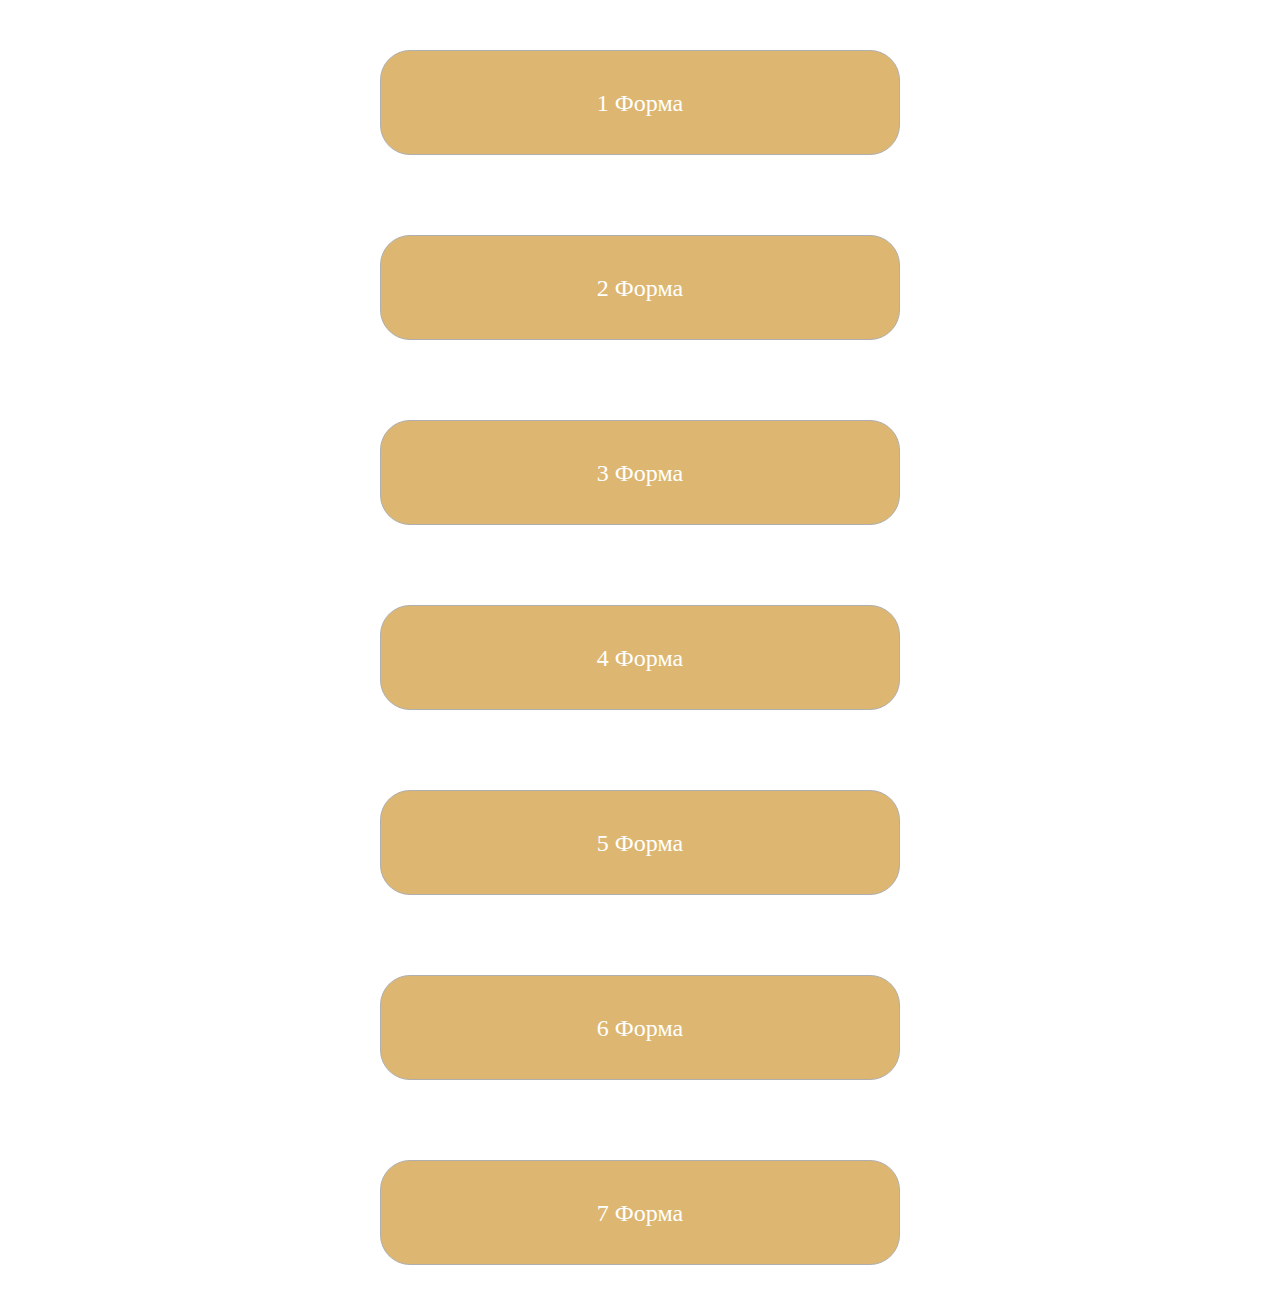
<file: lessen6/index.html>
<!DOCTYPE html>
<html lang="en">
<head>
    <meta charset="UTF-8">
    <meta http-equiv="X-UA-Compatible" content="IE=edge">
    <meta name="viewport" content="width=device-width, initial-scale=1.0">
    <link rel="stylesheet" href="assets/css/style.css">
    <title>Search</title>
</head>
<body>
    <ul class="forms">
        <li class="forms__item">
            <a href="first.html" class="enter__form__btn forms__link">1 Форма</a>
        </li>
        <li class="forms__item">
            <a href="second.html" class="enter__form__btn forms__link">2 Форма</a>
        </li>
        <li class="forms__item">
            <a href="third.html" class="enter__form__btn forms__link">3 Форма</a>
        </li>
        <li class="forms__item">
            <a href="fourth.html" class="enter__form__btn forms__link">4 Форма</a>
        </li>
        <li class="forms__item">
            <a href="fiveth.html" class="enter__form__btn forms__link">5 Форма</a>
        </li>
        <li class="forms__item">
            <a href="sixth.html" class="enter__form__btn forms__link">6 Форма</a>
        </li>
        <li class="forms__item">
            <a href="seventh.html" class="enter__form__btn forms__link">7 Форма</a>
        </li>
        
    </ul>
</body>
</html>
</file>
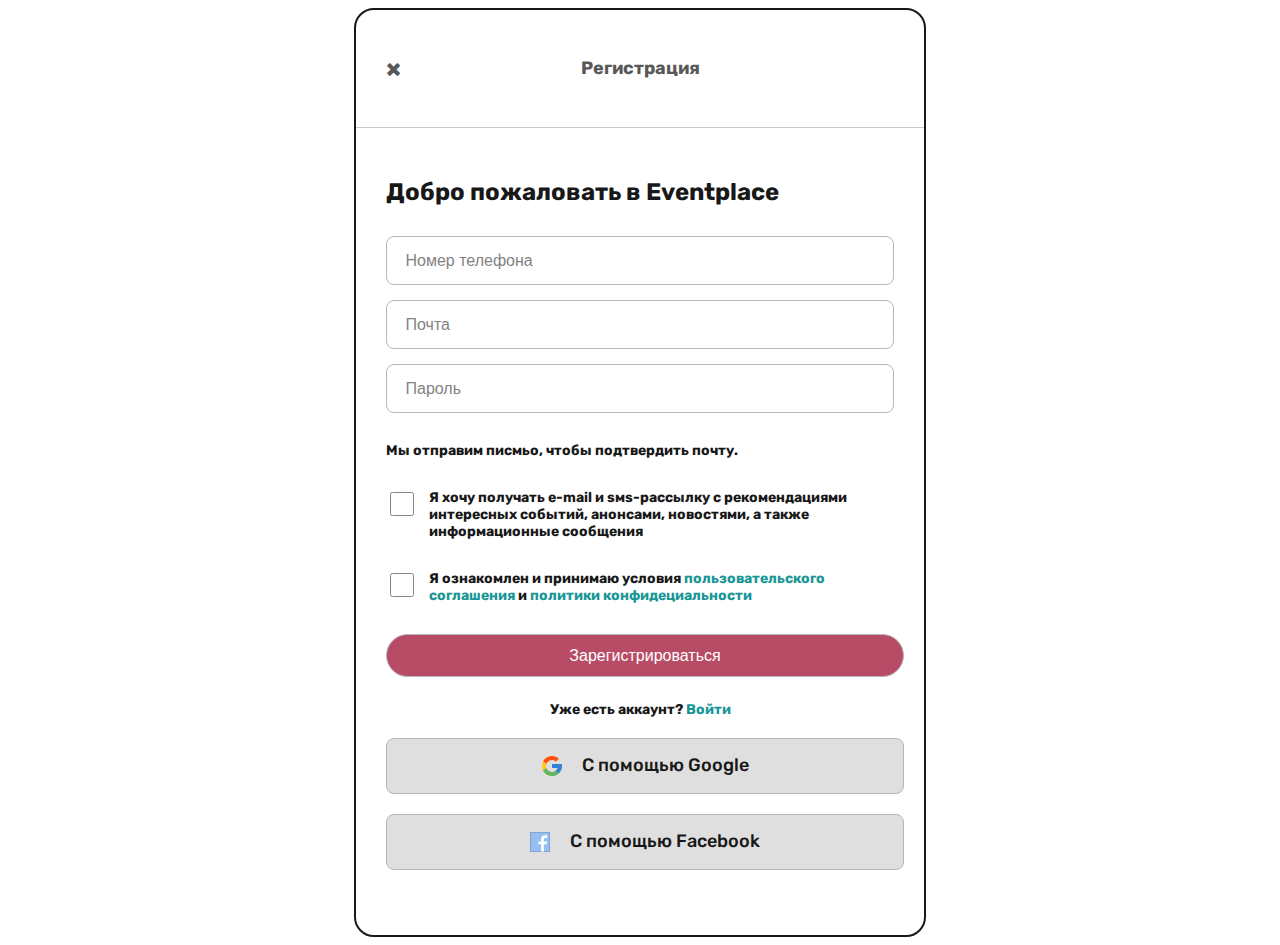
<file: lessen6/first.html>
<!DOCTYPE html>
<html lang="en">
<head>
    <meta charset="UTF-8">
    <meta http-equiv="X-UA-Compatible" content="IE=edge">
    <meta name="viewport" content="width=device-width, initial-scale=1.0">
    <link rel="preconnect" href="https://fonts.googleapis.com">
    <link rel="preconnect" href="https://fonts.gstatic.com" crossorigin>
    <link href="https://fonts.googleapis.com/css2?family=Rubik:wght@400;500&display=swap" rel="stylesheet">
    <link rel="stylesheet" href="assets/css/style.css">
    <title>Registration</title>
</head>
<body>
    <div class="registration">
        <div class="registration__header">
            <p class="registration__subtitle">
                Регистрация
            </p>
        </div>
        <form action="" class="registration__form">
            <h2 class="registration__form__title">Добро пожаловать в Eventplace</h2>
            <input type="tel" class="registration__form__input"  placeholder="Номер телефона">
            <input type="email" class="registration__form__input" placeholder="Почта">
            <input type="password" class="registration__form__input" placeholder="Пароль">
            <p class="registration__subtext">Мы отправим писмьо, чтобы подтвердить почту.</p>
            <div class="registration__form__agree">
                <input type="checkbox" class="registration__form__check" id="check1">
                <label for="--">Я хочу получать e-mail и sмs-рассылку с рекомендациями интересных событий, анонсами, новостями, а также информационные сообщения</label>
            </div>
            <div class="registration__form__agree">
                <input type="checkbox" class="registration__form__check" id="check2">
                <label for="--">Я ознакомлен и принимаю условия <span>пользовательского соглашения</span> и <span>политики конфидециальности</span></label>
            </div>
            <button class="registration__form__btn">Зарегистрироваться</button>
            <p class="registration__form__enter">Уже есть аккаунт?<span> Войти</span></p>
            <button class="registration__form__button google">С помощью Google</button>
            <button class="registration__form__button facebook">С помощью Facebook</button>
        </form>
    </div>
</body>
</html>
</file>
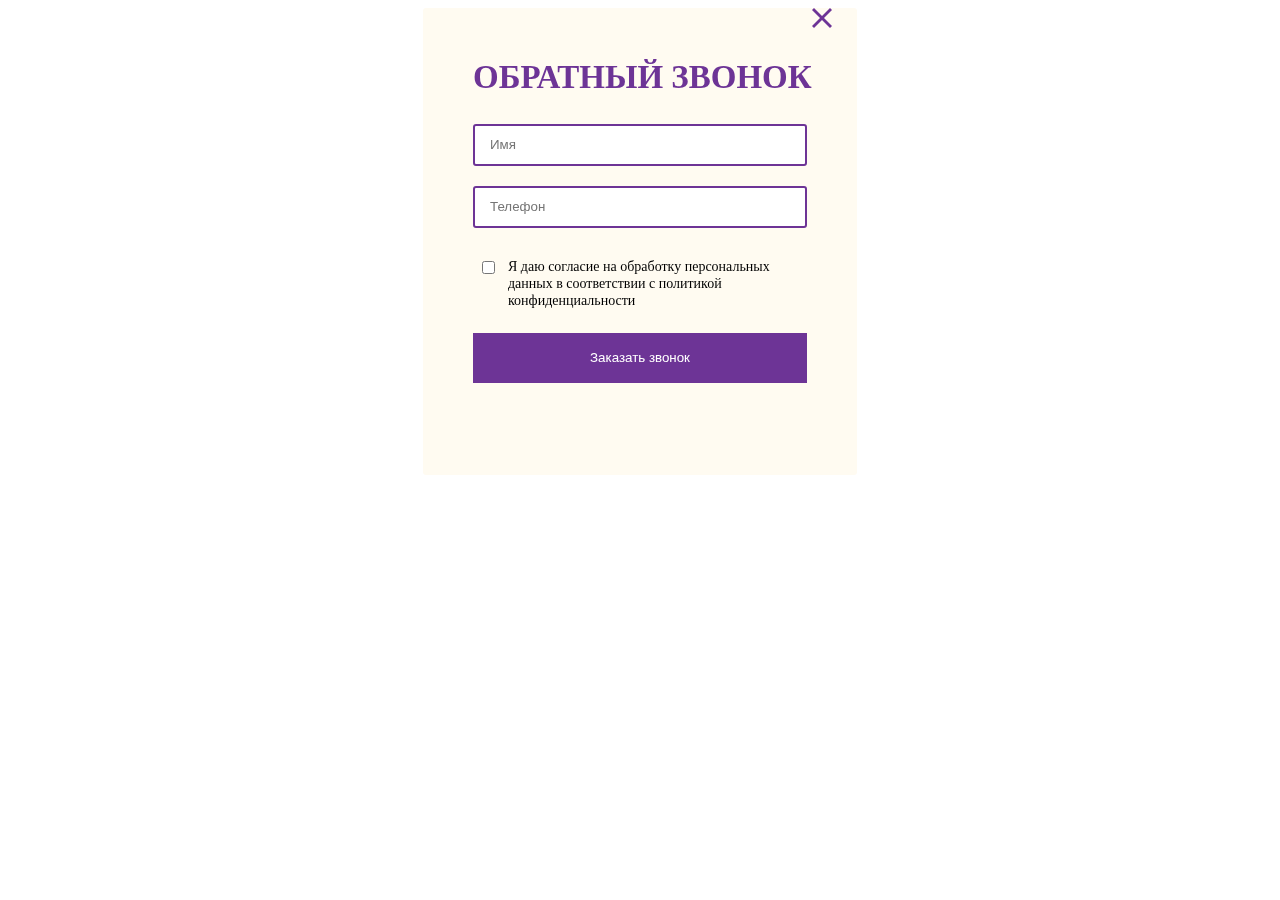
<file: lessen6/fiveth.html>
<!DOCTYPE html>
<html lang="en">
<head>
    <meta charset="UTF-8">
    <meta http-equiv="X-UA-Compatible" content="IE=edge">
    <meta name="viewport" content="width=device-width, initial-scale=1.0">
    <link rel="stylesheet" href="assets/css/style.css">    
    <title> </title>
</head>
<body>
    <div class="zvonok">
        <div class="krestik">
            <img src="assets/img/Component 5.png" alt="krest">
        </div>
        <div class="zvonok__window">
            <div class="zvonok__title"><H2>ОБРАТНЫЙ ЗВОНОК</H2></div>
            <div class="knopki">
                <div class="knopki__name">
                    <input type="text" class="knopki__name1"placeholder="Имя">
                    <input type="text" class="knopki__name2"placeholder="Телефон">
                </div>
                <div class="zvonok__window__rassilka">
                    <input type="checkbox" class="zvonok__window__rassilka__rassilka" id="">
                    <label for="--">Я даю согласие на обработку персональных данных в соответствии
                        с политикой конфиденциальности</label>
                </div>
                
                <button class="zvonok__window__knopka1"> Заказать звонок</button>
                </div>
            </div>
        </div>
    </div>
</body>
</html>
</file>
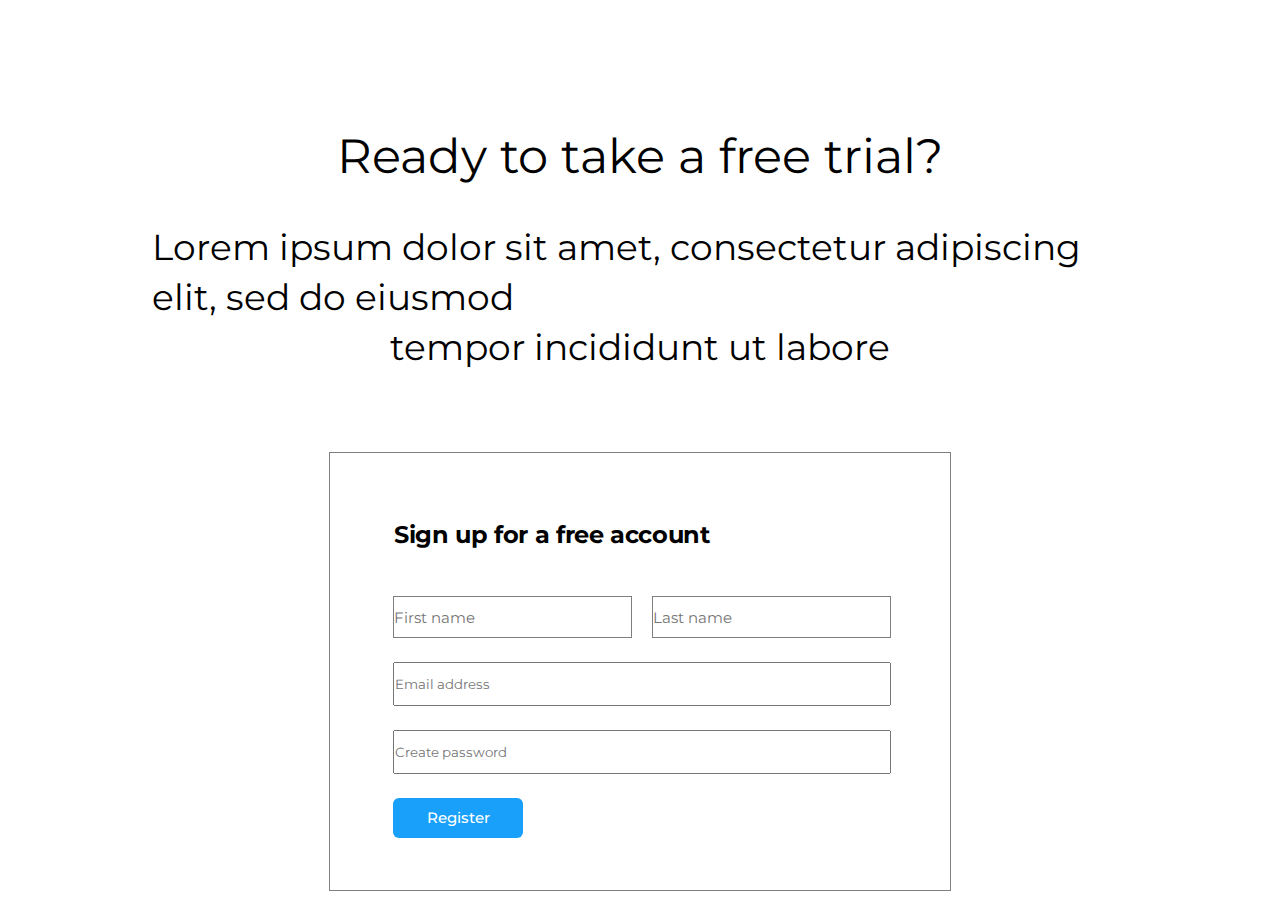
<file: lessen6/fourth.html>
<!DOCTYPE html>
<html lang="en">
<head>
    <meta charset="UTF-8">
    <meta http-equiv="X-UA-Compatible" content="IE=edge">
    <meta name="viewport" content="width=device-width, initial-scale=1.0">
    <link rel="stylesheet" href="assets/css/style.css">    
    <title> </title>
</head>
<body>
    <div class="ready">
        <div class="ready__block">
            <div class="ready__wrap">
                <h1 class="ready__text__400 ready__text">Ready to take a free trial?</h1>
            </div>
            <div class="ready__secwrap">
                <h2 class="ready__text__400 ready__sectext">Lorem ipsum dolor sit amet, consectetur adipiscing elit, sed do eiusmod</h2>
                <h2 class="ready__text__400 ready__sectext">tempor incididunt ut labore</h2>
            </div>
        </div>
    <form action="" class="form__sign">
        <div class="sign">        
            <Legend class="sign__text"> Sign up for a free account</Legend>
        <div class="inps">
            <div class="inps__block">
                <input type="text" class="ready__text__400 inputs" placeholder="First name">
                <input type="text" class="ready__text__400 inputs" placeholder="Last name">
            </div>
            <div class="inps__blocksec">    
                <input type="email" class="ready__text__400 inputs__sec" placeholder="Email address">
                <input type="password" class="ready__text__400 inputs__sec" placeholder="Create password">
            </div>
            <div class="sign__btn">
                <button class="sign__text__500 sign__button">Register</button>
            </div>
        </div>
        </div>
    </form>
    </div>
</body>
</html>
</file>
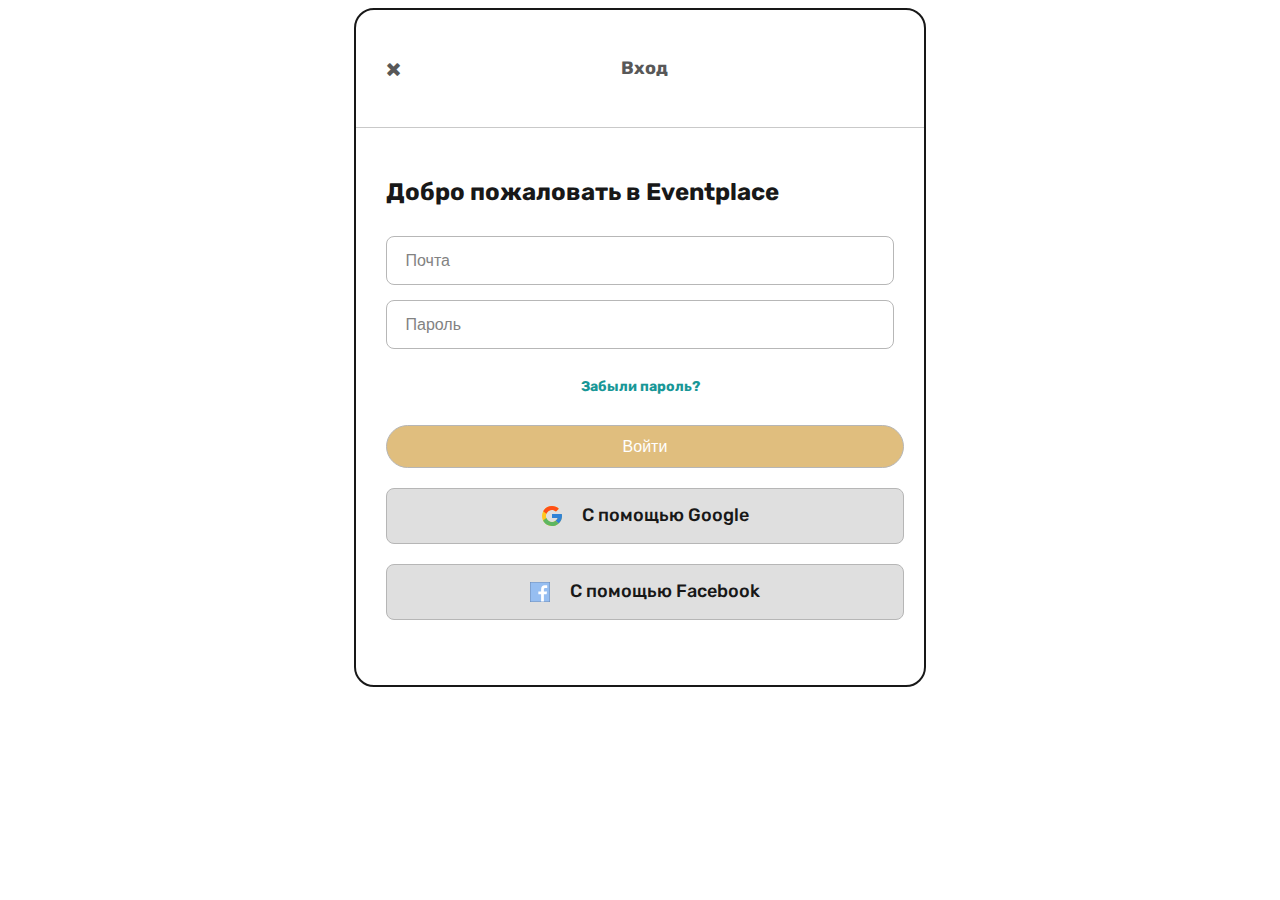
<file: lessen6/second.html>
<!DOCTYPE html>
<html lang="en">
<head>
    <meta charset="UTF-8">
    <meta http-equiv="X-UA-Compatible" content="IE=edge">
    <meta name="viewport" content="width=device-width, initial-scale=1.0">
    <link rel="preconnect" href="https://fonts.googleapis.com">
    <link rel="preconnect" href="https://fonts.gstatic.com" crossorigin>
    <link href="https://fonts.googleapis.com/css2?family=Rubik:wght@400;500&display=swap" rel="stylesheet">
    <link rel="stylesheet" href="assets/css/style.css">
    <title>Enter</title>
</head>
<body>
    <div class="enter">
        <div class="enter__header">
            <p class="enter__subtitle">
                Вход
            </p>
        </div>
        <form action="" class="enter__form">
            <h2 class="enter__form__title">Добро пожаловать в Eventplace</h2>
            <input type="email" class="enter__form__input" placeholder="Почта">
            <input type="password" class="enter__form__input" placeholder="Пароль">
            <p class="enter__subtext"><span>Забыли пароль?</span></p>
            <button class="enter__form__btn">Войти</button>
            <button class="enter__form__button google">С помощью Google</button>
            <button class="enter__form__button facebook">С помощью Facebook</button>
        </form>
    </div>
</body>
</html>
</file>
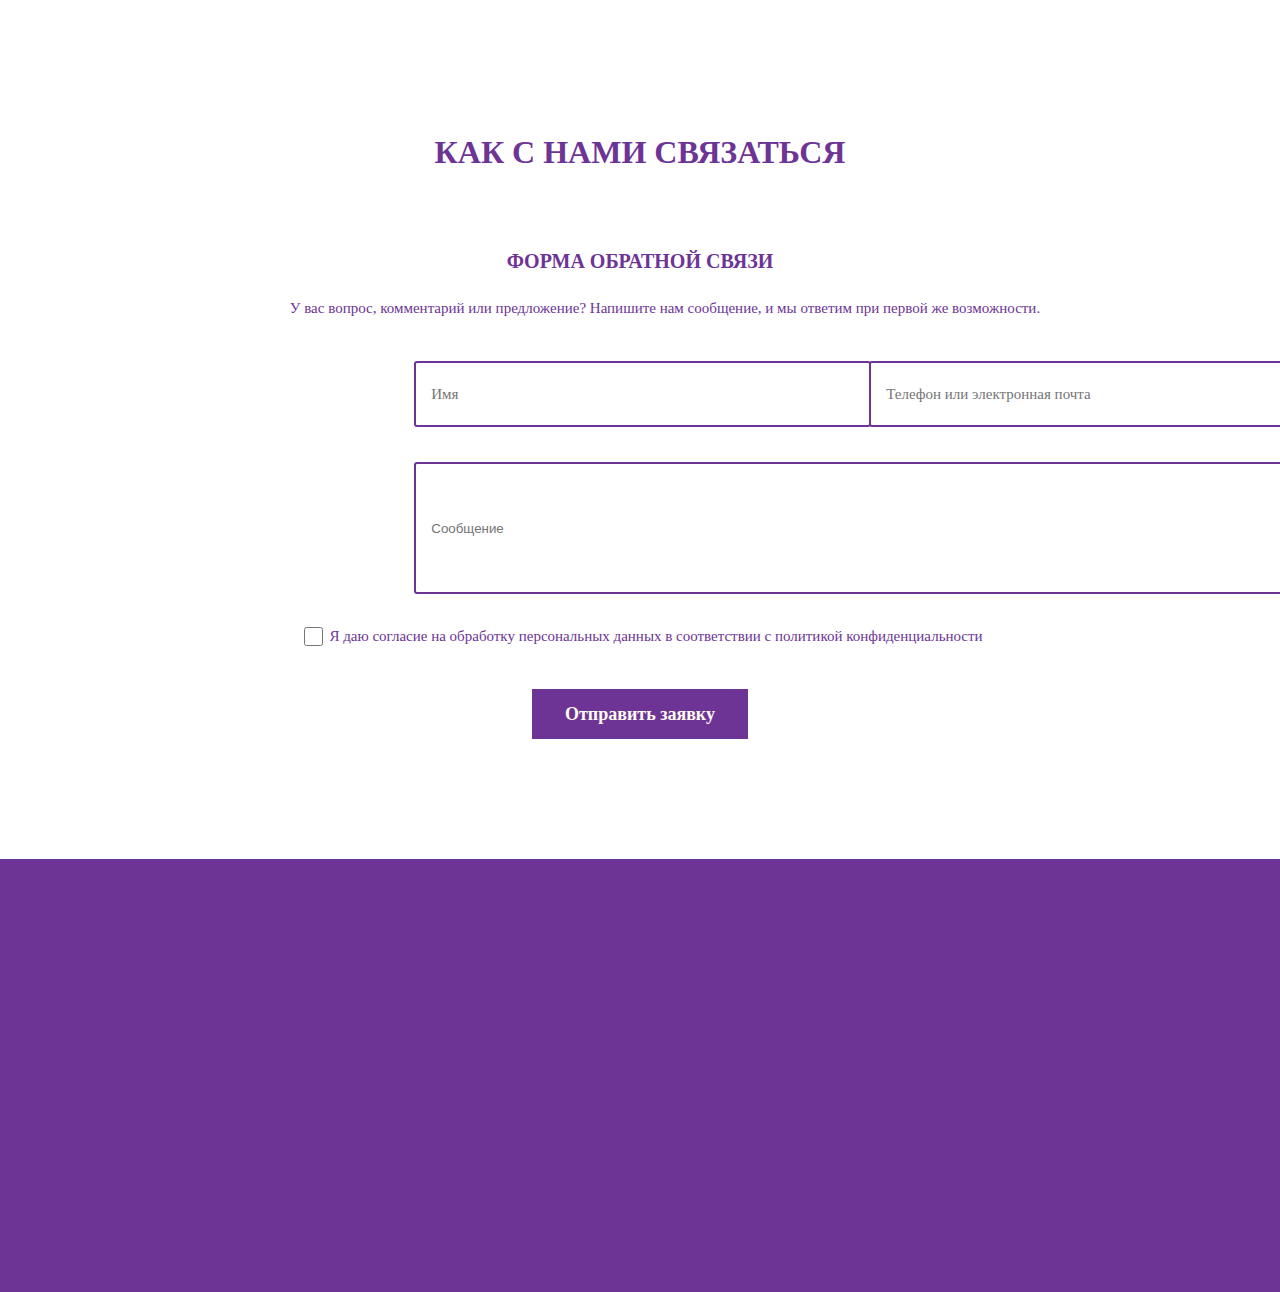
<file: lessen6/seventh.html>
<!DOCTYPE html>
<html lang="en">
<head>
    <meta charset="UTF-8">
    <meta http-equiv="X-UA-Compatible" content="IE=edge">
    <meta name="viewport" content="width=device-width, initial-scale=1.0">
    <link rel="stylesheet" href="assets/css/style.css">    
    <title> </title>
</head>
<body>
    <div class="seventh">
        <div class="seventh__block">
            <p class="seventh__title">как с нами связаться</p>
            <p class="seventh__form">форма обратной связи</p>
            <p class="seventh__info">У вас вопрос, комментарий или предложение? Напишите нам сообщение, и мы ответим при первой же возможности.</p>
            <input type="text" class="sci seventh__client__info1" placeholder="Имя">
            <input type="text" class="sci seventh__client__info2" placeholder="Телефон или электронная почта">
            <input type="text" class="seventh__message" placeholder="Сообщение">
            <div class="seventh__checkboxblock">
                <input type="checkbox" class="seventh__data-processing" id="seventh__checkbox">
                <label for="seventh__checkbox" class="seventh__check">Я даю согласие на обработку персональных данных в соответствии с политикой конфиденциальности</label>
            </div>
            <div class="seventh__block-for-btn">
                <button class="seventh__btn">Отправить заявку</button>
            </div>
            <div class="seventh__end"></div>
        </div>
    </div>

</body>
</html>
</file>
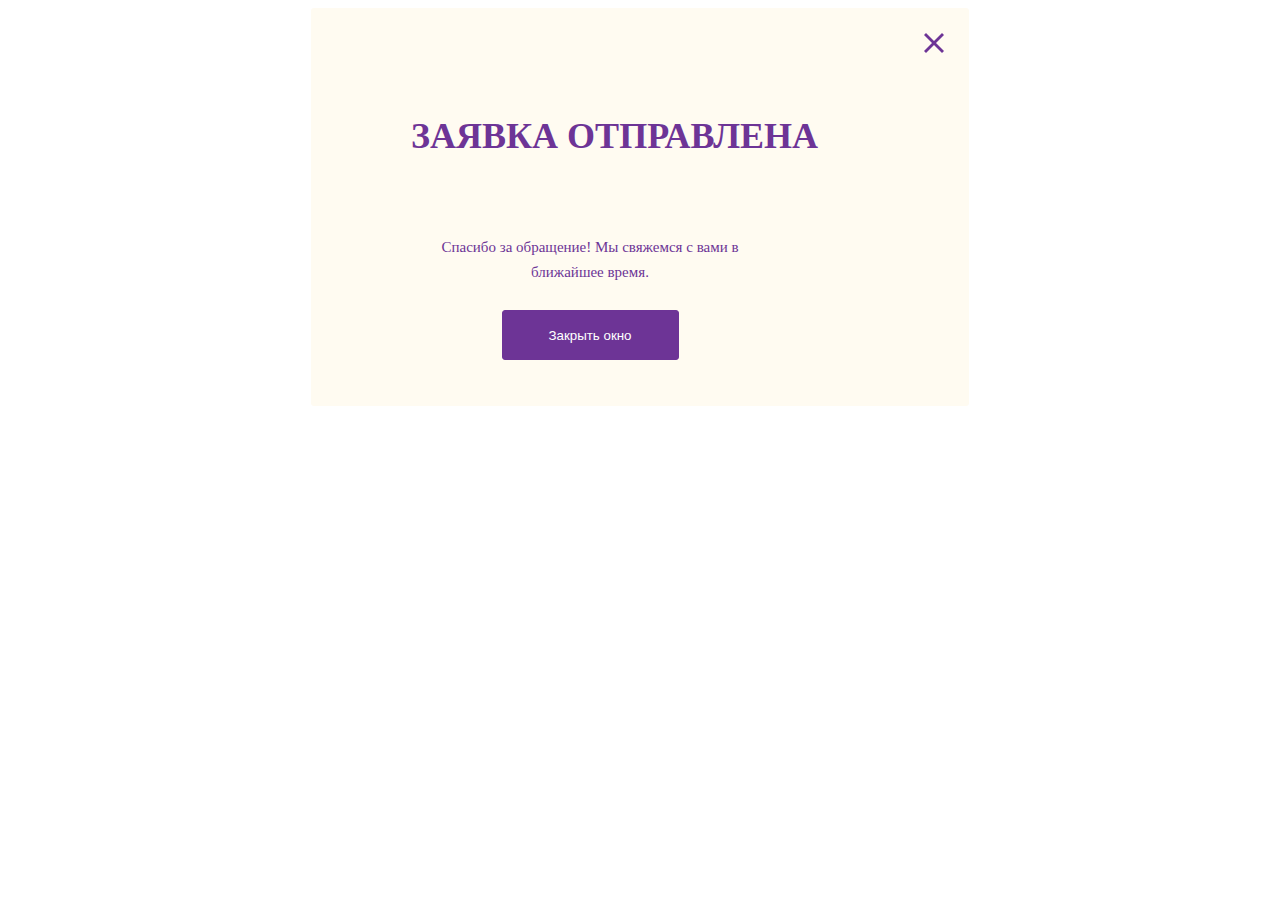
<file: lessen6/sixth.html>
<!DOCTYPE html>
<html lang="en">
<head>
    <meta charset="UTF-8">
    <meta http-equiv="X-UA-Compatible" content="IE=edge">
    <meta name="viewport" content="width=device-width, initial-scale=1.0">
    <link rel="stylesheet" href="assets/css/style.css">    
    <title> </title>
</head>
<body>
    <div class="zayvka">
        <div class="zayvka__krestik"><img src="assets/img/Component 5.png" alt="zayvka__krestik"></div>
    <div class="zayvka__window">
        <div class="zayvka__title"><H2>ЗАЯВКА ОТПРАВЛЕНА</H2></div>
    <div class="zayvka__text"><p>Спасибо за обращение!
        Мы свяжемся с вами в ближайшее время.</p></div>
    <button class="zayvka__knopka">Закрыть окно</button>    
    </div>
    </div>
</body>
</html>
</file>
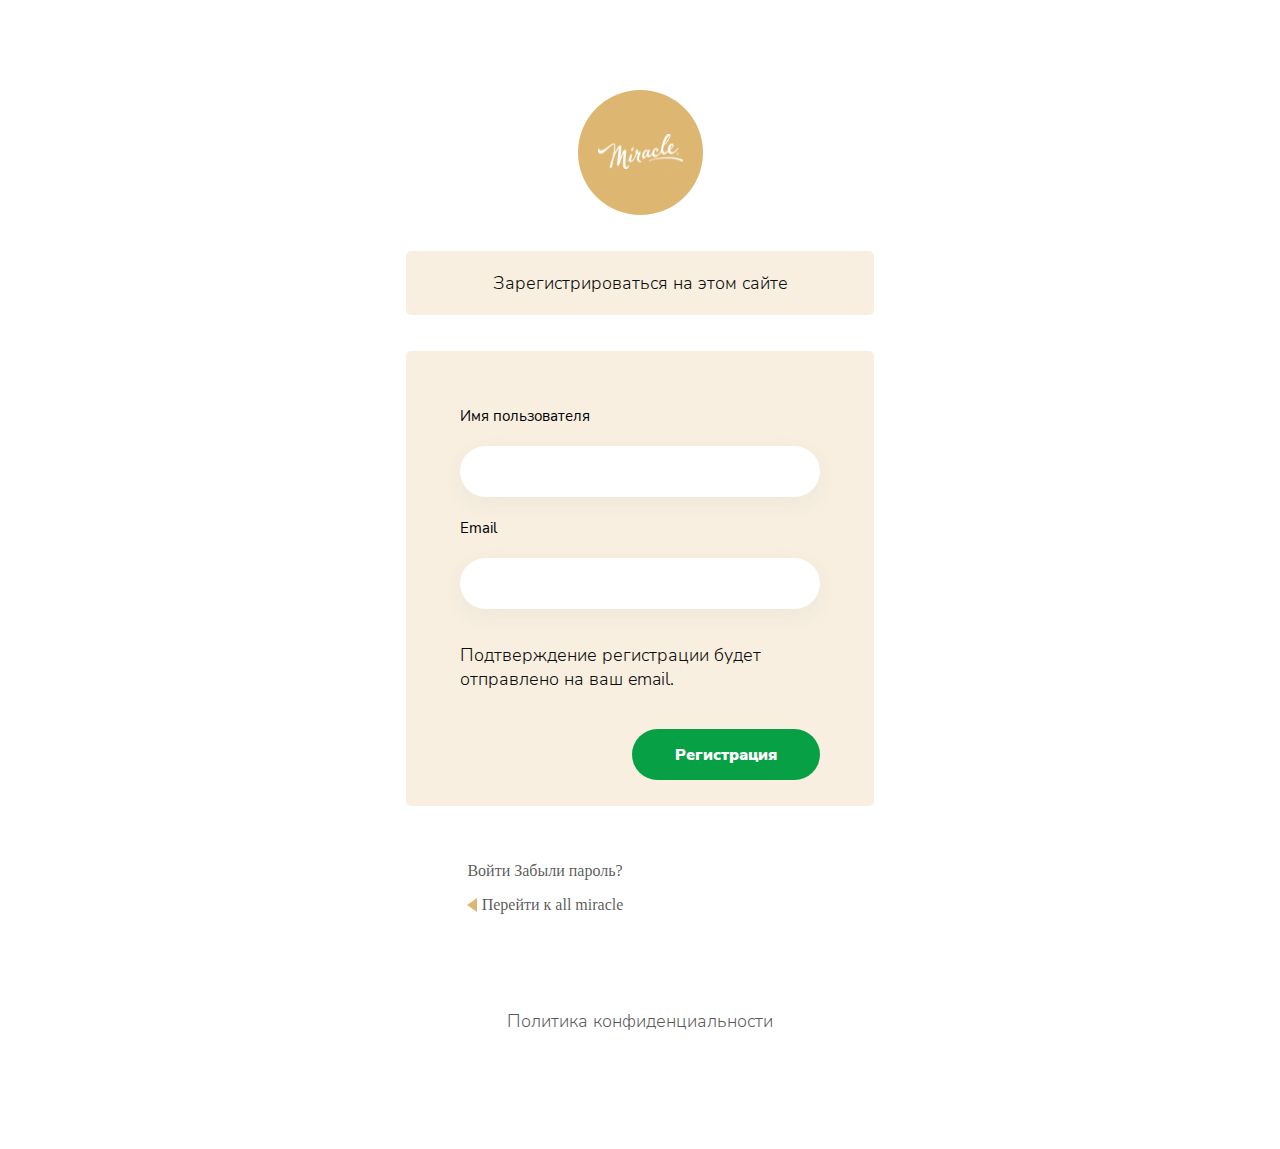
<file: lessen6/third.html>
<!DOCTYPE html>
<html lang="en">
<head>
    <meta charset="UTF-8">
    <meta http-equiv="X-UA-Compatible" content="IE=edge">
    <meta name="viewport" content="width=device-width, initial-scale=1.0">
    <link rel="stylesheet" href="assets/css/style.css">    
    <title>Miracle</title>
</head>
<body>
    <div class="miracle">
        <div class="mir__container">
            <div class="mir__logo">
                <img class="mir__logo" src="assets/img/logo_login.svg" alt="miracle_logo">
            </div>
            <div class="mir__reg">
                <div class="mir__reg__container">
                    <p class="mir__reg__text">Зарегистрироваться на этом сайте</p>
                </div>
            </div>
            <div class="mir__form">
                <div class="mir__form__wrap">
                    <form class="mir__form__container">
                        <div class="mir__form__inpleg"> 
                            <div class="inpleg__first">
                                <legend class="text__400 mir__form__legend">Имя пользователя</legend>
                                <input type="text" class="mir__form__input">
                            </div>
                            <div class="inpleg__sec">
                                <legend class="text__400 mir__form__legend">Email</legend>
                                <input type="email" class="mir__form__input">
                            </div>
                        </div>
                            <p class="text__300 mir__form__text"> Подтверждение регистрации будет отправлено на ваш email.</p>
                        <div class="mir__button">
                            <div class="mir__button__container">
                                <button class="text__900 mir__btn">Регистрация</button>
                            </div>
                        </div>
                    </form>
                </div>
            </div>
            <div class="third__block">
                <p class="lost__password">Войти  Забыли пароль?</p>
                <div class="arrowwith_text">
                    <div class="triangle-left"></div>
                    <a href="index.html" class="lost-password">Перейти к all miracle</a>
                </div>
            </div>
            <div class="last__block">
                <div class="politics">
                    <div class="politics__container">
                        <a href="index.html" class="text__300 lost-password politics__text">Политика конфиденциальности</a>
                    </div>
                </div>
            </div>
        </div>
    </div>
</body>
</html>
</file>
<file: lessen6/assets/css/style.css>
*{
    /* margin: 0; */
    padding: 0;
}
.file{
    display: block;
    margin-left: auto;
    margin-right: auto;
    margin-top: 50px;
}

/* FORM 1*/
@font-face {
    font-family: 'Montserrat-regular';
    src: url('../fonts/Montserrat/static/Montserrat-Regular.ttf');
}
@font-face {
    font-family: 'Montserrat-medium';
    src: url('../fonts/Montserrat/static/Montserrat-Medium.ttf');
}
@font-face {
    font-family: 'Montserrat-bold';
    src: url('../fonts/Montserrat/static/Montserrat-Bold.ttf');
}
@font-face{
    font-family: 'Nunito-sans-light';
    src: url('../fonts/NunitoSans-Light.ttf');
}
@font-face{
    font-family: 'Nunito-sans-regular';
    src: url('../fonts/NunitoSans-Regular.ttf');
}
@font-face{
    font-family: 'Nunito-sans-black';
    src: url('../fonts/NunitoSans-Black.ttf');
}
@font-face{
    font-family: 'Rubik-regular';
    src: url('../fonts/static/Rubik-Bold.ttf');
}
@font-face{
    font-family: 'Rubik-Medium';
    src: url('../fonts/static/Rubik-Medium.ttf');
}
.registration{
    margin: 0 auto;
    font-family:'Rubik-regular';
    width: 568px;
    border: 2px solid black;
    opacity: 0.9; 
    border-radius: 20px;
}
.enter{
    margin: 0 auto;
    font-family:'Rubik-regular';
    width: 568px;
    border: 2px solid black;
    opacity: 0.9; 
    border-radius: 20px;
}
.registration__header, .enter__header{
    display: flex;
    align-items: center;
    padding: 30px;
    border-bottom: 1px solid #C4C4C4;
}
.registration__subtitle, .enter__subtitle{
    display: flex;
    align-items: center;
    font-style: normal;
    font-weight: 500;
    font-size: 18px;
    line-height: 21px;
    text-align: center;
    color: #474747;
}
.registration__subtitle::before{
    content: '\00D7';
    font-size: 25px;
    display: block;
    margin: 0 180px 0 0;
}
.enter__subtitle::before{
    content: '\00D7';
    font-size: 25px;
    display: block;
    margin: 0 220px 0 0;
}
.registration__form, .enter__form{
    display: flex;
    flex-direction: column;
    padding: 30px 30px 45px 30px;
}
.registration__form__title, .enter__form__title{
    font-style: normal;
    font-weight: 500;
    font-size: 24px;
    line-height: 28px;
    margin-bottom: 30px;
}
.registration__form__input, .enter__form__input{
    font-style: normal;
    font-weight: 400;
    font-size: 16px;
    line-height: 19px;
    border: 1px solid #B0B0B0;
    border-radius: 8px; 
    padding: 14px 18.5px;
    margin-bottom: 15px;
}
.registration__subtext{
    font-style: normal;
    font-weight: 400;
    font-size: 14px;
    line-height: 17px;
    margin-bottom: 30px;
}
.enter__subtext{
    font-style: normal;
    font-weight: 400;
    font-size: 14px;
    line-height: 17px;
    margin-bottom: 30px;
    display: flex;
    align-items: center;
    justify-content: space-around;
}
.registration__form__agree,.enter__form__agree {
    display: flex;
    padding-bottom: 30px;
}
.registration__form__check, .enter__form__check{
    flex: 0 0 24px;
    background: #FFFFFF;
    border: 1px solid #C4C4C4;
    border-radius: 30px;
    height: 24px;
    margin-right: 15px;
}
.registration__form__btn{
    width: 518px;
    height: 43px;
    left: 30px;
    top: 546px;
    background: #B13957;
    border-radius: 30px;
    font-style: normal;
    font-weight: 500;
    font-size: 16px;
    line-height: 19px;
    text-align: center;
    color: #FFFFFF;
    border: 1px solid #AFAFAF;
}
.enter__form__btn{
    width: 518px;
    height: 43px;
    left: 30px;
    top: 546px;
    background:#ddb771;
    border-radius: 30px;
    font-style: normal;
    font-weight: 500;
    font-size: 16px;
    line-height: 19px;
    text-align: center;
    color: #FFFFFF;
    border: 1px solid #AFAFAF;
    margin-bottom: 20px;
}
label{
    font-style: normal;
    font-weight: 400;
    font-size: 14px;
    line-height: 17px;
}
label span{
    color: #008C8C;
}
p span{
    color: #008C8C;
}
.registration__form__enter, .enter__form__enter{
    font-style: normal;
    font-weight: 400;
    font-size: 14px;
    line-height: 17px;
    align-self: center;
    margin-bottom: 20px;
    padding-top: 10px;
}
.registration__form__button, .enter__form__button{
    font-family:'Rubik-Medium';
    width: 518px;
    height: 56px;
    border: 1px solid #AFAFAF;
    border-radius: 8px;
    margin-bottom: 20px;
    font-style: normal;
    font-weight: 500;
    font-size: 18px;
    line-height: 21px;
    display: flex;
    justify-content: center;
    align-items: center;
    background: #afafaf71;
}
.google::before{
    content: "";
    background: url('../img/google.svg');
    display: block;
    width: 20px;
    height: 20px;
    margin-right: 20px;
}
.facebook::before{
    content: "";
    background: url('../img/facebook.svg');
    display: block;
    width: 20px;
    height: 20px;
    margin-right: 20px;
}
.forms__item{
    display: flex;
    justify-content: center;
    align-items: center;
    margin-top: 50px;
}
.forms__link{
    display: flex;
    justify-content: center;
    align-items: center;
    height: 103px;
    font-style: normal;
    font-weight: 500;
    font-size: 24px;
    line-height: 28px;
    margin-bottom: 30px;
    text-decoration: none ;
}
/* ТРетья Форма */

.mir__logo{
    margin-top: 45px;
    display: flex;
    align-items: center;
    justify-content: center;
}
.mir__reg{
    margin-top: 36px;
    display: flex;
    align-items: center;
    justify-content: center;
    margin: 0 0 36px;
    margin-top: 36px;
}
.mir__reg__container{
    color: #0D0D0C;
    background: rgba(221, 183, 113, 0.22);
    width: 468px;
    height: 64px;
    border-radius: 5px;

    display: flex;
    align-items: center;
    justify-content: center;
}
.mir__reg__text{
    font-family: 'Nunito-sans-light';
    font-style: normal;
    font-weight: 300;
    font-size: 18px;
    line-height: 4.5%;    
}
.mir__form__wrap{
    width: 468px;
    height: 400px;
    border-radius: 5px;
    display: flex;
    justify-content: center;
    background: rgba(221, 183, 113, 0.22);
    padding-top: 55px;
}
.mir__form{
    display: flex;
    align-items: center;
    justify-content: center;
}
.mir__form__input{
    width: 360px;
    height: 51px;
    background: #FFFFFF;
    box-shadow: 0px 6px 20px rgba(206, 206, 206, 0.25);
    border-radius: 30px;
    border: none;

}
.text__300{
    font-family: 'Nunito-sans-light';
    font-style: normal;
    font-weight: 300;
    font-size: 18px;
}
.text__400{
    font-family: 'Nunito-sans-regular';
    font-style: normal;
    font-weight: 400;
    font-size: 15px;
    line-height: 20px;
}
.text__900{
    font-family: 'Nunito-sans-black';
    font-style: normal;
    font-weight: 900;
    font-size: 16px;
    line-height: 22px;
}
.mir__form__text{
    margin-top: 34px;
    width: 307px;
    height: 42px;
    color: #0D0D0C;
}
.inpleg__first{
    margin-bottom: 21px;
}
.mir__btn{
    width: 188px;
    height: 51px;
    background: #08A045;
    border-radius: 60px;
    border:none;
    color: #FFFFFF;

}
.mir__button__container{
    display: flex;
    justify-content: end;
    margin-top: 44px;
    margin-left: auto;
    margin-bottom: 50px;
}
.mir__form__legend{
    padding-bottom: 20px;
}


.triangle-left {
    width: 0;
    height: 0;
    border-top: 7px solid transparent;
    border-bottom: 7px solid transparent;
    border-right: 10px solid #ddb771;
    margin-right: 5px;
}

.arrowwith_text{
    display: flex;
    align-items: center;
}
.lost__password{
    color: rgba(15, 15, 15, 0.71);
}
.lost-password{
    text-decoration: none;
    color: rgba(15, 15, 15, 0.71);
}
.third__block{
    display: flex;
    align-items: center;
    flex-direction: column;
    justify-content: center;
    margin-right: 190px;
    margin-top: 40px;
}
/* .last__block{
} */

.politics__text{
    display: flex;
    align-items: center;
    justify-content: center;
    margin-top: 95px;
    margin-bottom: 116px;
}
/* READY */
.ready__text{
    margin: 0 0 0 0;
    display: flex;
    align-items: center;
    justify-content: center;
    line-height: 72px;
    font-size: 48px;
}
.ready__text__400{
    font-family: 'Montserrat-regular';
    font-style: normal;
    font-weight: 400;
}
.ready__wrap{
    margin: 120px 144px 30px 144px;
}
.ready__sectext{
    font-size: 36px;
    line-height: 50px;
    display: flex;
    align-items: center;
    flex-direction: column;
    margin: 0;
}
.ready__secwrap{
    margin: 0 144px 80px 144px;
}
.sign{
    width: 622px;
    height: 439px;
    box-sizing: border-box;
    background: #FFFFFF;
    border: 1px solid rgba(0, 0, 0, 0.5);
}
.form__sign{
    display: flex;
    align-items: center;
    justify-content: center;
}
.sign__text{
    font-family: 'Montserrat-bold';
    font-style: normal;
    font-weight: 700;
    margin: 64px 0 43px 64px;
    letter-spacing: -0.015em;
    color: #000000;
    font-size: 24px;
    line-height: 36px;
}
.inputs{
    background: #FFFFFF;
    border: 1px solid rgba(0, 0, 0, 0.5);
    width: 237px;
    height: 40px;
    margin-right: 20px;
    font-size: 15px;
    line-height: 24px;
    margin-bottom: 24px;
}
.inps__block{
    display: flex;
    justify-content: center;
}
.inps{
    margin-left: 24px;
}
.inps__blocksec{
    display: flex;
    flex-direction: column;
    justify-content: end;
    width: 494px;
    padding-left: 39px;
}
.inputs__sec{
    width: 494px;
    height: 40px;
    margin-bottom: 24px;
}
.sign__text__500{
    font-family: 'Montserrat-medium';
    font-style: normal;
    font-weight: 500;
    font-size: 15px;
    line-height: 18px;
}
.sign__btn{
    padding-left: 39px;
}
.sign__button{
    width: 130px;
    height: 40px;
    background: #18A0FB;
    border-radius: 6px;
    border: none;
    color:#FFFFFF;
}
/* fiveth */
.zvonok{position: relative;
    width: 434px;
    height: 467px;
    
    /* Transparent yellow */
    
    background: #FFFBF1;
    /* Background blur */
    
    backdrop-filter: blur(7.5px);
    /* Note: backdrop-filter has minimal browser support */
    
    border-radius: 3px;
margin: 0 auto;}
.krestik{flex: none;
    order: 0;
    flex-grow: 0;
margin-left:389px;

}
.krest{}
.zvonok__window{}
.zvonok__title{font-family: 'Open Sans';
    font-style: normal;
    font-weight: 700;
    font-size: 22px;
    margin-left: 50px;

    /* identical to box height, or 150% */
    
   
    /* Violet */
    
    color: #6D3496;
    
    
    /* Inside auto layout */
    
    
    order: 0;
    flex-grow: 0;}
.knopki{}
.knopki__name{
    
}
.knopki__name1{
    box-sizing: border-box;
    
    /* Auto layout */
    
    display: flex;
    flex-direction: row;
    align-items: center;
    padding: 10px 15px;
    gap: 10px;
    
    width: 334px;
    height: 42px;
    
    /* Violet */
    
    border: 2px solid #6D3496;
    border-radius: 3px;
    
    /* Inside auto layout */
    
    flex: none;
    order: 0;
    align-self: stretch;
    flex-grow: 0;
margin-left: 50px;}
.knopki__name2{
    box-sizing: border-box;
    
    /* Auto layout */
    
    display: flex;
    flex-direction: row;
    align-items: center;
    padding: 10px 15px;
    gap: 10px;
    
    width: 334px;
    height: 42px;
    
    /* Violet */
    
    border: 2px solid #6D3496;
    border-radius: 3px;
    
    /* Inside auto layout */
    
    flex: none;
    order: 1;
    align-self: stretch;
    flex-grow: 0;
margin-left: 50px;
margin-top:20px
;}
.zvonok__window__rassilka{
    display: flex;
flex-direction: row;
align-items: flex-start;
padding: 0px;
gap: 10px;

width: 304px;
height: 75px;


/* Inside auto layout */

flex: none;
order: 1;
flex-grow: 1;
margin-left: 55px;
margin-top: 30px;
}
.zvonok__window__rassilka__rassilka{}


   


.zvonok__window__knopka1{
    margin-left: 50px;
    display: flex;
    flex-direction: row;
    justify-content: center;
    align-items: center;
    padding: 10px 25px;
    
    width: 334px;
    height: 50px;
    background: #6D3496;
/* Ordinary shadow */
border: 1px solid #6D3496;
flex: none;

    align-self: stretch;
    flex-grow: 0;
color:white}
/* zayvka */
.zayvka{/* Auto layout */
    margin: 0 auto;
    display: flex;
    flex-direction: column;
    align-items: flex-end;
    padding: 25px;
    
    position: relative;
    width: 608px;
    height: 348px;
    margin-top: 0 auto;
    /* Transparent yellow */
    
    background: #FFFBF1;
    border-radius: 3px;}
.zayvka__krestik{}
.zayvka__window{display: flex;
    flex-direction: column;
    align-items: flex-start;
    padding: 25px 100px 45px;
    gap: 30px;
    
    width: 558px;
    height: 278px;
    
    
    /* Inside auto layout */
    
    flex: none;
    order: 1;
    flex-grow: 0;}
.zayvka__title{font-family: 'Open Sans';
    font-style: normal;
    font-weight: 700;
    font-size: 24px;
    line-height: 48px;
    /* identical to box height, or 150% */
    margin-left: 125px;

    
    /* Violet */
    
    color: #6D3496;
    
    
    /* Inside auto layout */
    
 

    }
.zayvka__text{/* Простой текст */

    font-family: 'Open Sans';
    font-style: normal;
    font-weight: 400;
    font-size: 15px;
    line-height: 25px;
    /* or 167% */
    margin-left: 125px;
    text-align: center;
    
width: 358px;
height: 50px;
    /* Violet */
    
    color: #6D3496;
    
    
    /* Inside auto layout */
    
    flex: none;
    order: 0;
    flex-grow: 1;
    }
.zayvka__knopka{display: flex;
    flex-direction: row;
    justify-content: center;
    align-items: center;
    padding: 10px 25px;
    gap: 10px;
    
    width: 177px;
    height: 50px;
    
    /* Violet */
    
    background: #6D3496;
    /* Ordinary shadow */
    
    border-radius: 3px;
    
    /* Inside auto layout */
    
    flex: none;
    order: 2;
    align-self: stretch;
    flex-grow: 0;
    color: #FFFFFF;
    border: 1px solid #6D3496;
margin-left: 215.5px;}
/* seventh */
.seventh{
    display: flex;
    justify-content: center;

}
.seventh__block{
    margin: 0 auto;
    height: 1211px;
    width: 1920px;
}
.seventh__title{
    margin-top: 120px;
    justify-content: center;
    font-family: 'Open Sans';
    font-style: normal;
    font-weight: 700;
    font-size: 32px;
    line-height: 48px;
    text-transform: uppercase;
    color: #6D3496;
    text-align: center;
    margin-top: 120px;
}
.seventh__form{
    font-family: 'Open Sans';
    font-style: normal;
    font-weight: 700;
    font-size: 20px;
    line-height: 30px;
    text-transform: uppercase;
    text-align: center;
    margin-top: 70px;
    color: #6D3496;
}
.seventh__info{
    font-family: 'Open Sans';
    font-style: normal;
    font-weight: 400;
    font-size: 15px;
    line-height: 25px;
    text-align: center;
    color: #6D3496;
    text-align: center;
    margin-top: 20px;
    margin-left:50px;
}
.sci{
    display: flex;
    flex-direction: row;
    align-items: center;
    padding: 10px 15px;
    width: 422.5px;
    height: 42px;
    border: 2px solid #6D3496;
    border-radius: 3px;
    font-family: 'Open Sans';
    font-style: normal;
    font-weight: 300;
    font-size: 15px;
    line-height: 22px;
    color: #6D3496;
}
.seventh__client__info1{
    margin-left: 460px;
    margin-top: 40px;
}
.seventh__client__info2{
margin-left: 915px;
margin-top: -66px;
}
.seventh__message{
    display: flex;
    flex-direction: row;
    align-items: center;
    padding: 10px 15px;
    width: 875px;
    height: 108px;
    border: 2px solid #6D3496;
    border-radius: 3px;
    margin-top: 35px;
    margin-left: 460px; 
}
.seventh__check{
    font-family: 'Open Sans';
    font-style: normal;
    font-weight: 400;
    font-size: 15px;
    line-height: 25px;
    color: #6D3496;
    margin: 30 auto;
    justify-content: center;
}
.seventh__data-processing{
    flex: 0 0 25px;
}
.seventh__checkboxblock{
    display: flex;
    justify-content: center;
    margin-top: 30px;
}
.seventh__btn{
    margin: 0 auto;
    display: flex;
    flex-direction: row;
    justify-content: center;
    align-items: center;
    padding: 10px 25px;
    gap: 10px;
    width: 216px;
    height: 50px;
    background: #6D3496;
    border: 0px;
    font-family: 'Open Sans';
    font-style: normal;
    font-weight: 600;
    font-size: 18px;
    line-height: 30px;
    color: #FFFBF1;
}
.seventh__block-for-btn{
    margin: 0 auto;
    margin-top: 40px;
}
.seventh__end{
    height: 433px;
    background: #6D3496;
    margin-top: 120px;
}
</file>
